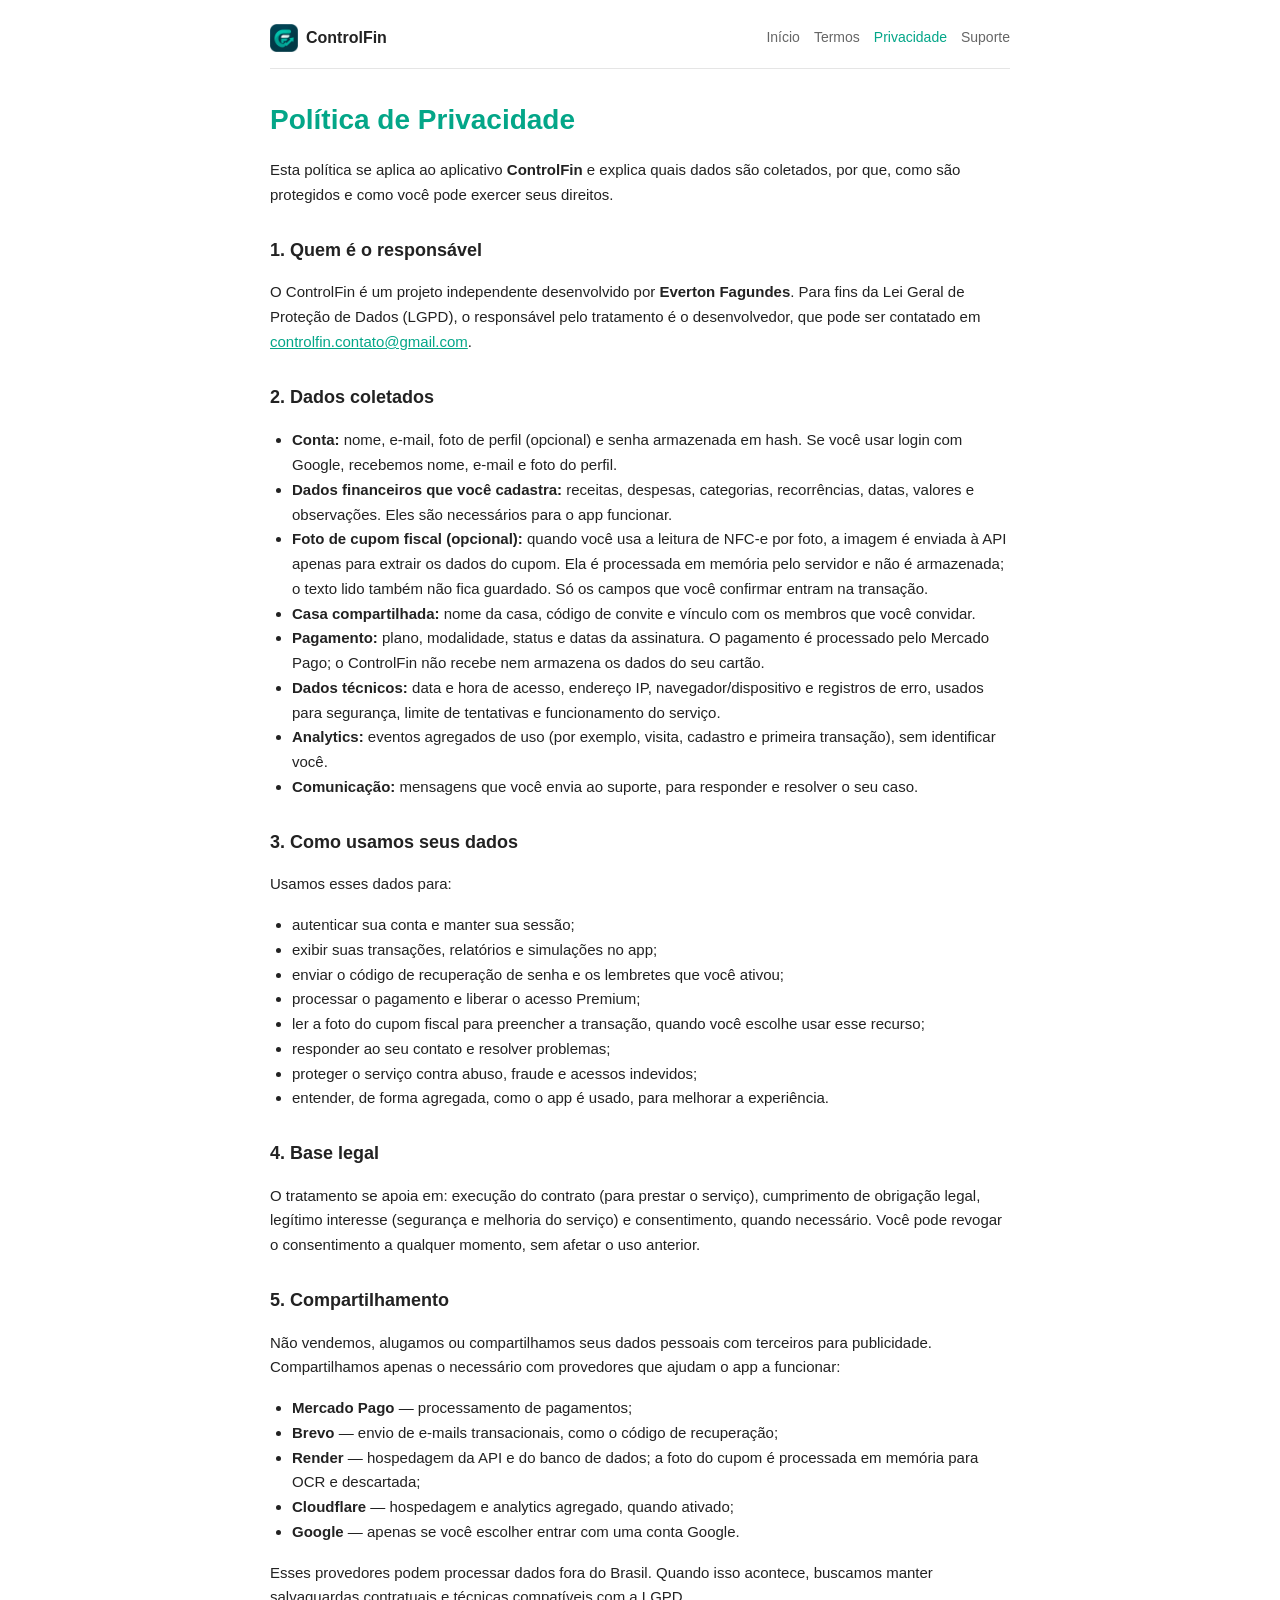
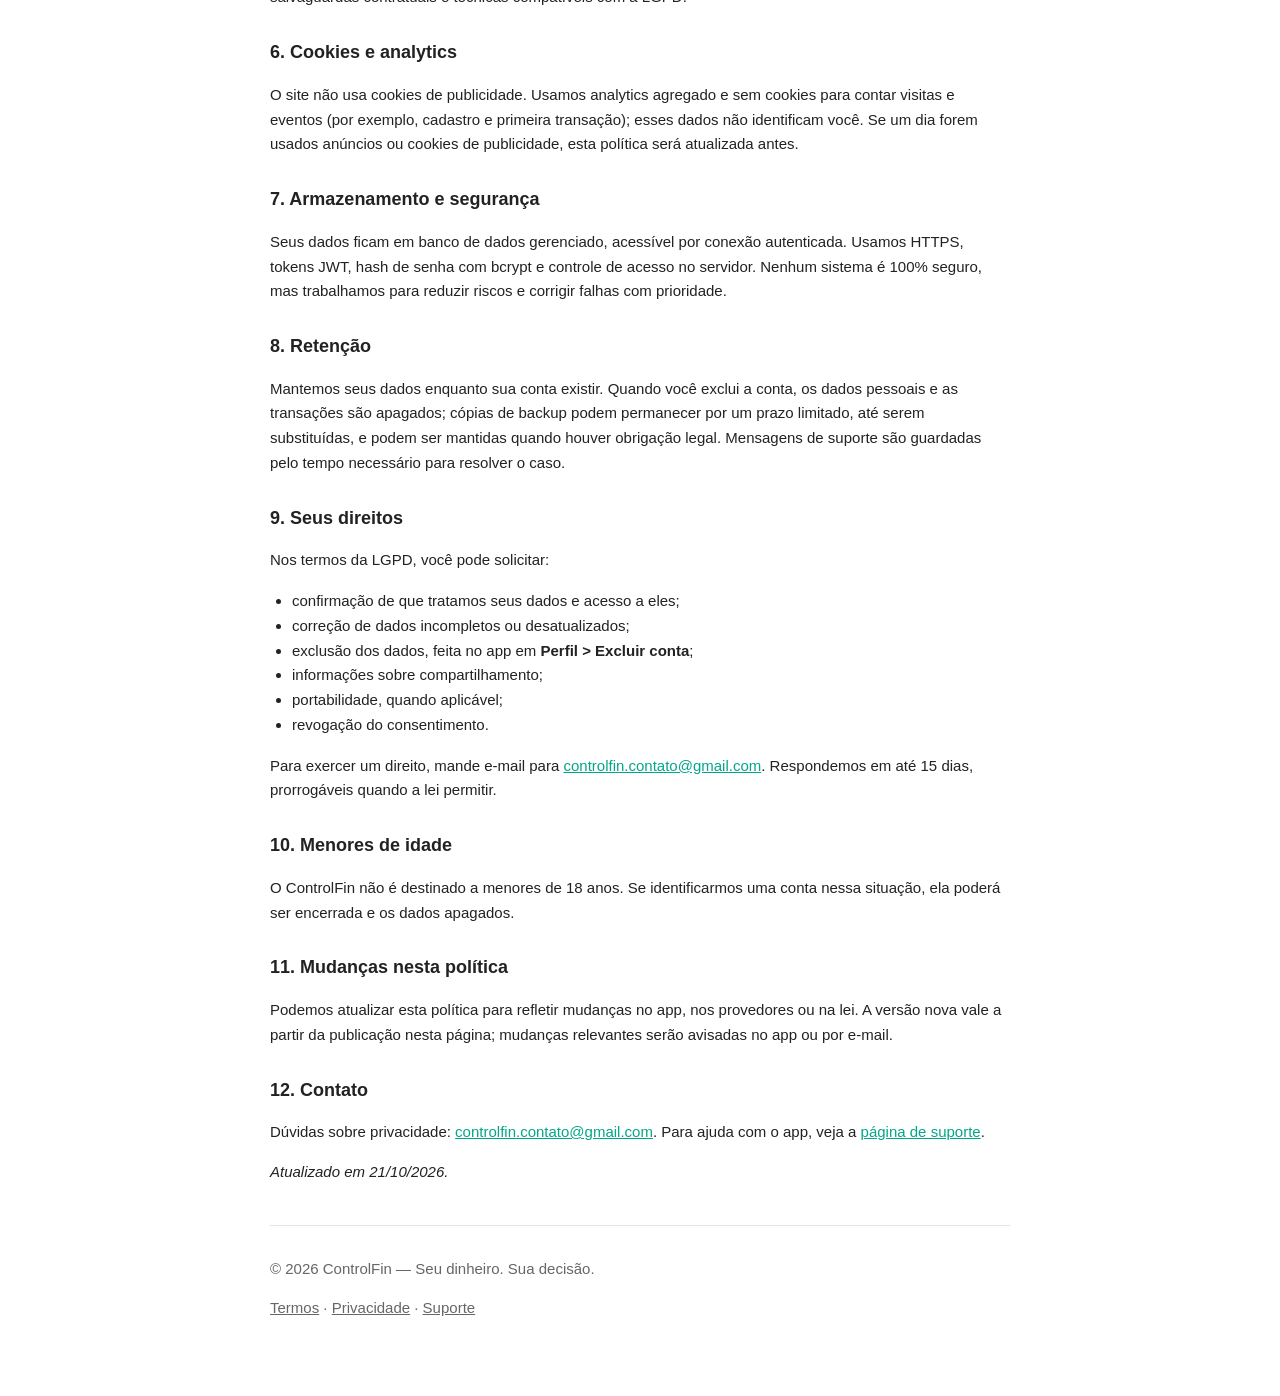
<file: privacidade.html>
<!DOCTYPE html>
<html lang="pt-BR">
<head>
  <meta charset="UTF-8">
  <meta name="viewport" content="width=device-width, initial-scale=1.0">
  <title>Política de Privacidade – ControlFin</title>
  <meta name="description" content="Como o ControlFin coleta, usa, armazena e protege seus dados, e como você pode exercer seus direitos.">
  <link rel="stylesheet" href="legal.css">
</head>
<body>
  <header class="topo">
    <a class="marca" href="index.html"><img src="logo.png" alt=""> ControlFin</a>
    <nav aria-label="Páginas legais">
      <a href="index.html">Início</a>
      <a href="termos.html">Termos</a>
      <a href="privacidade.html" aria-current="page">Privacidade</a>
      <a href="suporte.html">Suporte</a>
    </nav>
  </header>

  <main>
    <h1>Política de Privacidade</h1>
    <p>Esta política se aplica ao aplicativo <strong>ControlFin</strong> e explica quais dados são coletados, por que, como são protegidos e como você pode exercer seus direitos.</p>

    <h2>1. Quem é o responsável</h2>
    <p>O ControlFin é um projeto independente desenvolvido por <strong>Everton Fagundes</strong>. Para fins da Lei Geral de Proteção de Dados (LGPD), o responsável pelo tratamento é o desenvolvedor, que pode ser contatado em <a href="mailto:controlfin.contato@gmail.com">controlfin.contato@gmail.com</a>.</p>

    <h2>2. Dados coletados</h2>
    <ul>
      <li><strong>Conta:</strong> nome, e-mail, foto de perfil (opcional) e senha armazenada em hash. Se você usar login com Google, recebemos nome, e-mail e foto do perfil.</li>
      <li><strong>Dados financeiros que você cadastra:</strong> receitas, despesas, categorias, recorrências, datas, valores e observações. Eles são necessários para o app funcionar.</li>
      <li><strong>Foto de cupom fiscal (opcional):</strong> quando você usa a leitura de NFC-e por foto, a imagem é enviada à API apenas para extrair os dados do cupom. Ela é processada em memória pelo servidor e não é armazenada; o texto lido também não fica guardado. Só os campos que você confirmar entram na transação.</li>
      <li><strong>Casa compartilhada:</strong> nome da casa, código de convite e vínculo com os membros que você convidar.</li>
      <li><strong>Pagamento:</strong> plano, modalidade, status e datas da assinatura. O pagamento é processado pelo Mercado Pago; o ControlFin não recebe nem armazena os dados do seu cartão.</li>
      <li><strong>Dados técnicos:</strong> data e hora de acesso, endereço IP, navegador/dispositivo e registros de erro, usados para segurança, limite de tentativas e funcionamento do serviço.</li>
      <li><strong>Analytics:</strong> eventos agregados de uso (por exemplo, visita, cadastro e primeira transação), sem identificar você.</li>
      <li><strong>Comunicação:</strong> mensagens que você envia ao suporte, para responder e resolver o seu caso.</li>
    </ul>

    <h2>3. Como usamos seus dados</h2>
    <p>Usamos esses dados para:</p>
    <ul>
      <li>autenticar sua conta e manter sua sessão;</li>
      <li>exibir suas transações, relatórios e simulações no app;</li>
      <li>enviar o código de recuperação de senha e os lembretes que você ativou;</li>
      <li>processar o pagamento e liberar o acesso Premium;</li>
      <li>ler a foto do cupom fiscal para preencher a transação, quando você escolhe usar esse recurso;</li>
      <li>responder ao seu contato e resolver problemas;</li>
      <li>proteger o serviço contra abuso, fraude e acessos indevidos;</li>
      <li>entender, de forma agregada, como o app é usado, para melhorar a experiência.</li>
    </ul>

    <h2>4. Base legal</h2>
    <p>O tratamento se apoia em: execução do contrato (para prestar o serviço), cumprimento de obrigação legal, legítimo interesse (segurança e melhoria do serviço) e consentimento, quando necessário. Você pode revogar o consentimento a qualquer momento, sem afetar o uso anterior.</p>

    <h2>5. Compartilhamento</h2>
    <p>Não vendemos, alugamos ou compartilhamos seus dados pessoais com terceiros para publicidade. Compartilhamos apenas o necessário com provedores que ajudam o app a funcionar:</p>
    <ul>
      <li><strong>Mercado Pago</strong> — processamento de pagamentos;</li>
      <li><strong>Brevo</strong> — envio de e-mails transacionais, como o código de recuperação;</li>
      <li><strong>Render</strong> — hospedagem da API e do banco de dados; a foto do cupom é processada em memória para OCR e descartada;</li>
      <li><strong>Cloudflare</strong> — hospedagem e analytics agregado, quando ativado;</li>
      <li><strong>Google</strong> — apenas se você escolher entrar com uma conta Google.</li>
    </ul>
    <p>Esses provedores podem processar dados fora do Brasil. Quando isso acontece, buscamos manter salvaguardas contratuais e técnicas compatíveis com a LGPD.</p>

    <h2>6. Cookies e analytics</h2>
    <p>O site não usa cookies de publicidade. Usamos analytics agregado e sem cookies para contar visitas e eventos (por exemplo, cadastro e primeira transação); esses dados não identificam você. Se um dia forem usados anúncios ou cookies de publicidade, esta política será atualizada antes.</p>

    <h2>7. Armazenamento e segurança</h2>
    <p>Seus dados ficam em banco de dados gerenciado, acessível por conexão autenticada. Usamos HTTPS, tokens JWT, hash de senha com bcrypt e controle de acesso no servidor. Nenhum sistema é 100% seguro, mas trabalhamos para reduzir riscos e corrigir falhas com prioridade.</p>

    <h2>8. Retenção</h2>
    <p>Mantemos seus dados enquanto sua conta existir. Quando você exclui a conta, os dados pessoais e as transações são apagados; cópias de backup podem permanecer por um prazo limitado, até serem substituídas, e podem ser mantidas quando houver obrigação legal. Mensagens de suporte são guardadas pelo tempo necessário para resolver o caso.</p>

    <h2>9. Seus direitos</h2>
    <p>Nos termos da LGPD, você pode solicitar:</p>
    <ul>
      <li>confirmação de que tratamos seus dados e acesso a eles;</li>
      <li>correção de dados incompletos ou desatualizados;</li>
      <li>exclusão dos dados, feita no app em <strong>Perfil &gt; Excluir conta</strong>;</li>
      <li>informações sobre compartilhamento;</li>
      <li>portabilidade, quando aplicável;</li>
      <li>revogação do consentimento.</li>
    </ul>
    <p>Para exercer um direito, mande e-mail para <a href="mailto:controlfin.contato@gmail.com">controlfin.contato@gmail.com</a>. Respondemos em até 15 dias, prorrogáveis quando a lei permitir.</p>

    <h2>10. Menores de idade</h2>
    <p>O ControlFin não é destinado a menores de 18 anos. Se identificarmos uma conta nessa situação, ela poderá ser encerrada e os dados apagados.</p>

    <h2>11. Mudanças nesta política</h2>
    <p>Podemos atualizar esta política para refletir mudanças no app, nos provedores ou na lei. A versão nova vale a partir da publicação nesta página; mudanças relevantes serão avisadas no app ou por e-mail.</p>

    <h2>12. Contato</h2>
    <p>Dúvidas sobre privacidade: <a href="mailto:controlfin.contato@gmail.com">controlfin.contato@gmail.com</a>. Para ajuda com o app, veja a <a href="suporte.html">página de suporte</a>.</p>

    <p><em>Atualizado em 21/10/2026.</em></p>
  </main>

  <footer class="rodape">
    <p>© 2026 ControlFin — Seu dinheiro. Sua decisão.</p>
    <p><a href="termos.html">Termos</a> · <a href="privacidade.html">Privacidade</a> · <a href="suporte.html">Suporte</a></p>
  </footer>
</body>
</html>
</file>
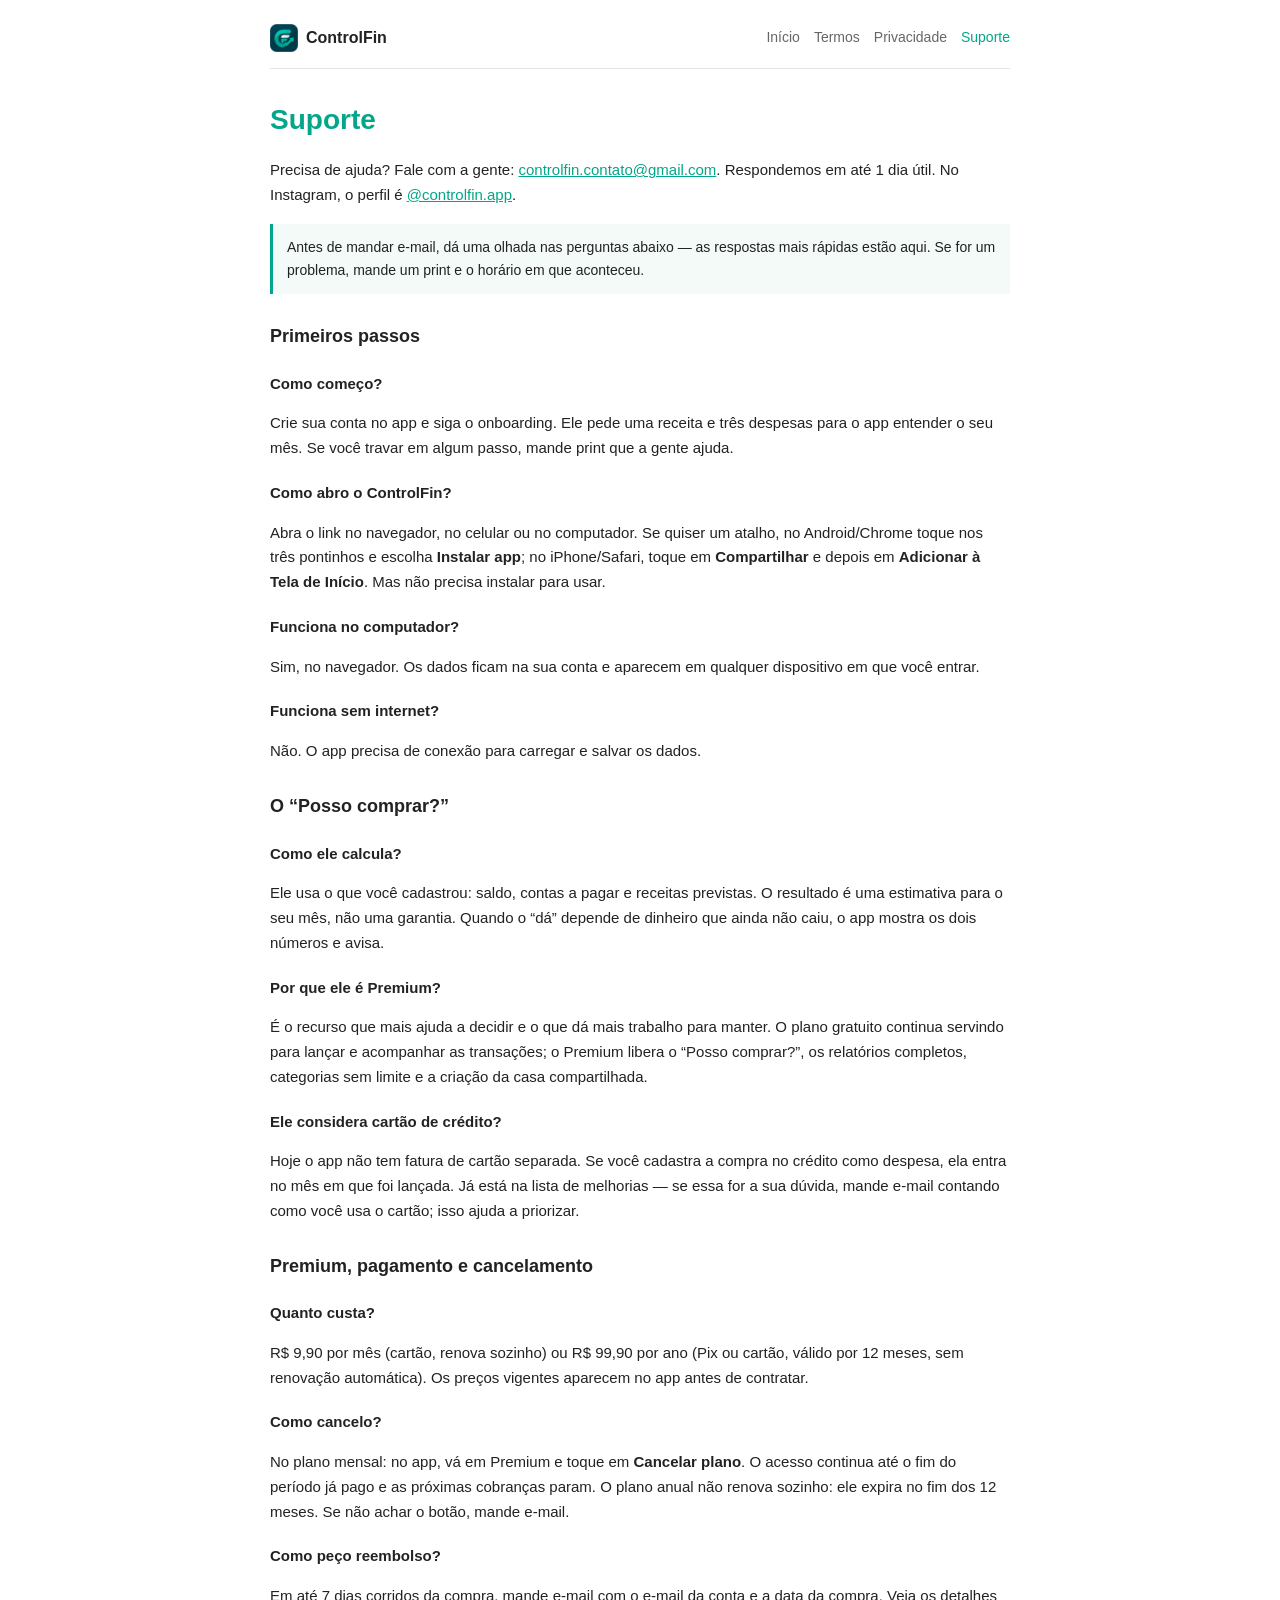
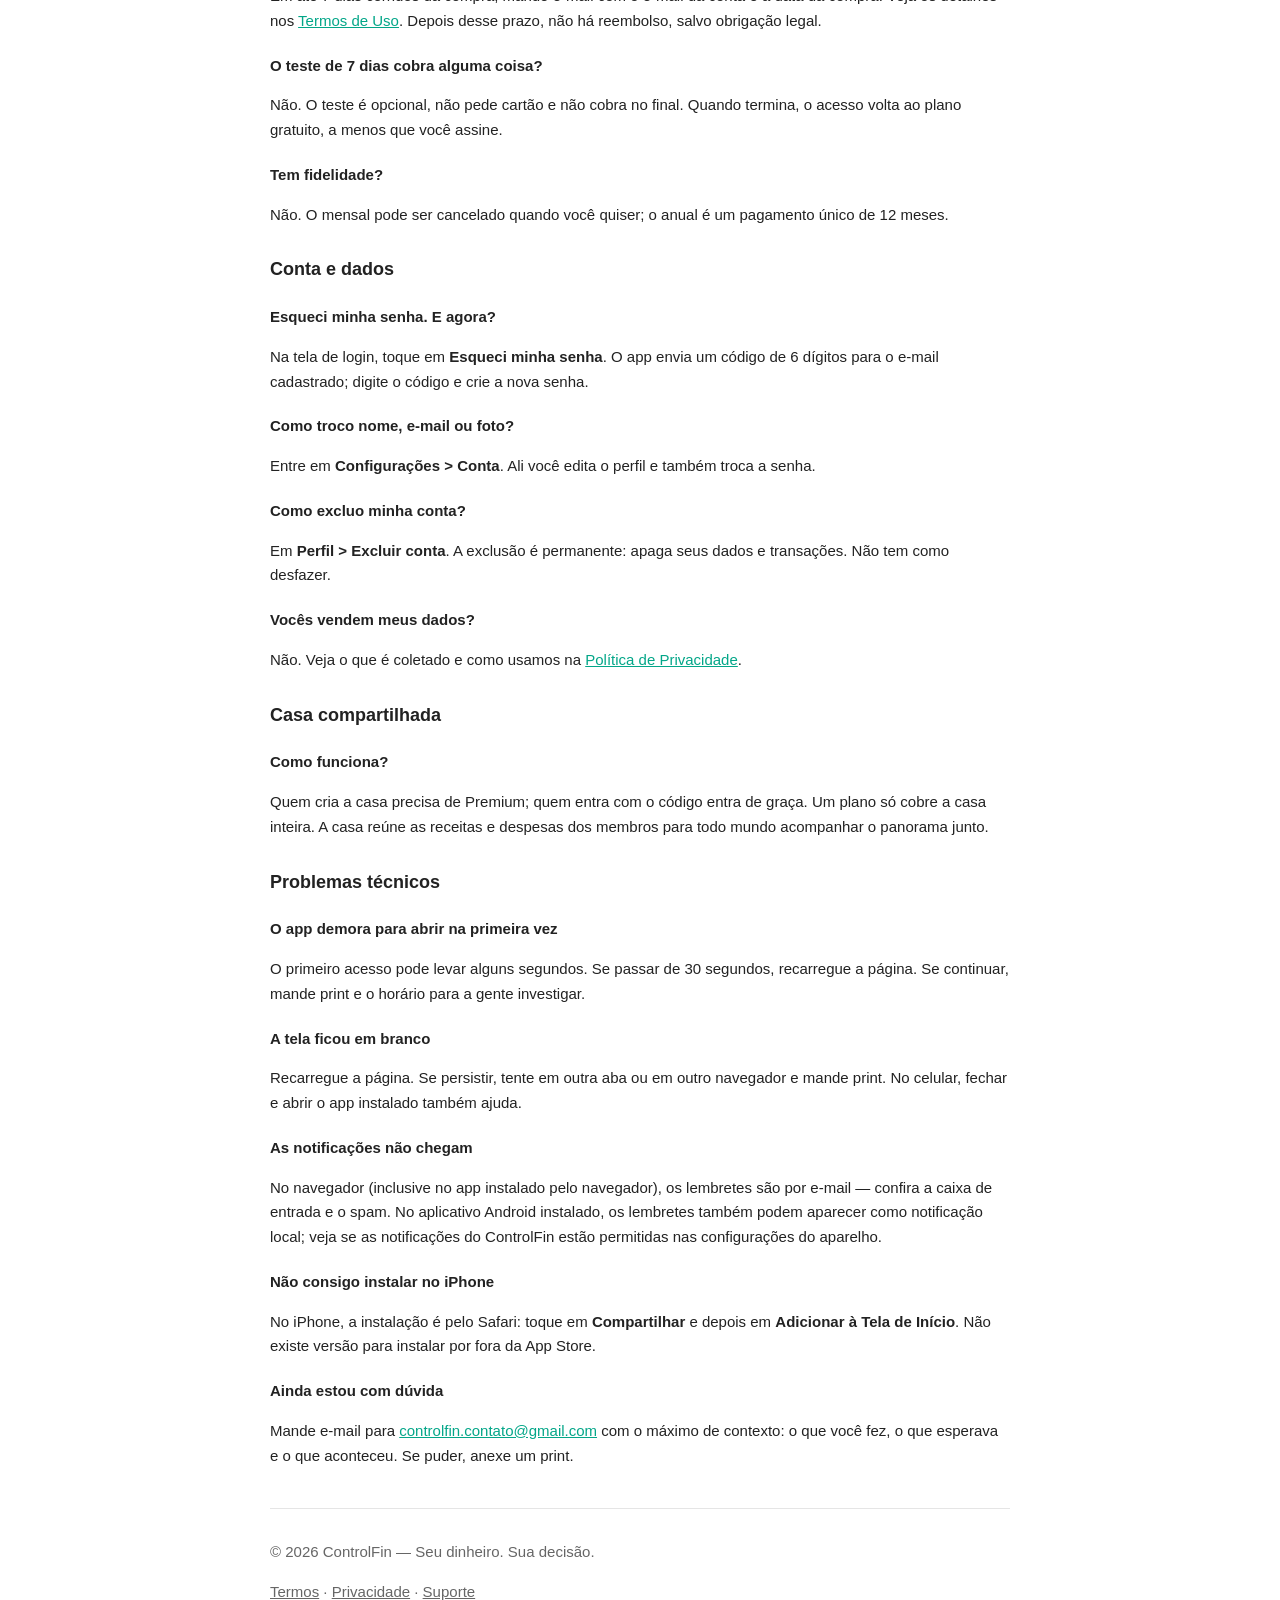
<file: suporte.html>
<!DOCTYPE html>
<html lang="pt-BR">
<head>
  <meta charset="UTF-8">
  <meta name="viewport" content="width=device-width, initial-scale=1.0">
  <title>Suporte e Perguntas Frequentes – ControlFin</title>
  <meta name="description" content="Ajuda do ControlFin: primeiros passos, Premium, cancelamento, reembolso, conta e casa compartilhada.">
  <link rel="stylesheet" href="legal.css">
</head>
<body>
  <header class="topo">
    <a class="marca" href="index.html"><img src="logo.png" alt=""> ControlFin</a>
    <nav aria-label="Páginas legais">
      <a href="index.html">Início</a>
      <a href="termos.html">Termos</a>
      <a href="privacidade.html">Privacidade</a>
      <a href="suporte.html" aria-current="page">Suporte</a>
    </nav>
  </header>

  <main>
    <h1>Suporte</h1>
    <p>Precisa de ajuda? Fale com a gente: <a href="mailto:controlfin.contato@gmail.com">controlfin.contato@gmail.com</a>. Respondemos em até 1 dia útil. No Instagram, o perfil é <a href="https://www.instagram.com/controlfin.app/" target="_blank" rel="noopener">@controlfin.app</a>.</p>

    <p class="aviso">Antes de mandar e-mail, dá uma olhada nas perguntas abaixo — as respostas mais rápidas estão aqui. Se for um problema, mande um print e o horário em que aconteceu.</p>

    <h2>Primeiros passos</h2>

    <h3>Como começo?</h3>
    <p>Crie sua conta no app e siga o onboarding. Ele pede uma receita e três despesas para o app entender o seu mês. Se você travar em algum passo, mande print que a gente ajuda.</p>

    <h3>Como abro o ControlFin?</h3>
    <p>Abra o link no navegador, no celular ou no computador. Se quiser um atalho, no Android/Chrome toque nos três pontinhos e escolha <strong>Instalar app</strong>; no iPhone/Safari, toque em <strong>Compartilhar</strong> e depois em <strong>Adicionar à Tela de Início</strong>. Mas não precisa instalar para usar.</p>

    <h3>Funciona no computador?</h3>
    <p>Sim, no navegador. Os dados ficam na sua conta e aparecem em qualquer dispositivo em que você entrar.</p>

    <h3>Funciona sem internet?</h3>
    <p>Não. O app precisa de conexão para carregar e salvar os dados.</p>

    <h2>O “Posso comprar?”</h2>

    <h3>Como ele calcula?</h3>
    <p>Ele usa o que você cadastrou: saldo, contas a pagar e receitas previstas. O resultado é uma estimativa para o seu mês, não uma garantia. Quando o “dá” depende de dinheiro que ainda não caiu, o app mostra os dois números e avisa.</p>

    <h3>Por que ele é Premium?</h3>
    <p>É o recurso que mais ajuda a decidir e o que dá mais trabalho para manter. O plano gratuito continua servindo para lançar e acompanhar as transações; o Premium libera o “Posso comprar?”, os relatórios completos, categorias sem limite e a criação da casa compartilhada.</p>

    <h3>Ele considera cartão de crédito?</h3>
    <p>Hoje o app não tem fatura de cartão separada. Se você cadastra a compra no crédito como despesa, ela entra no mês em que foi lançada. Já está na lista de melhorias — se essa for a sua dúvida, mande e-mail contando como você usa o cartão; isso ajuda a priorizar.</p>

    <h2>Premium, pagamento e cancelamento</h2>

    <h3>Quanto custa?</h3>
    <p>R$ 9,90 por mês (cartão, renova sozinho) ou R$ 99,90 por ano (Pix ou cartão, válido por 12 meses, sem renovação automática). Os preços vigentes aparecem no app antes de contratar.</p>

    <h3>Como cancelo?</h3>
    <p>No plano mensal: no app, vá em Premium e toque em <strong>Cancelar plano</strong>. O acesso continua até o fim do período já pago e as próximas cobranças param. O plano anual não renova sozinho: ele expira no fim dos 12 meses. Se não achar o botão, mande e-mail.</p>

    <h3>Como peço reembolso?</h3>
    <p>Em até 7 dias corridos da compra, mande e-mail com o e-mail da conta e a data da compra. Veja os detalhes nos <a href="termos.html">Termos de Uso</a>. Depois desse prazo, não há reembolso, salvo obrigação legal.</p>

    <h3>O teste de 7 dias cobra alguma coisa?</h3>
    <p>Não. O teste é opcional, não pede cartão e não cobra no final. Quando termina, o acesso volta ao plano gratuito, a menos que você assine.</p>

    <h3>Tem fidelidade?</h3>
    <p>Não. O mensal pode ser cancelado quando você quiser; o anual é um pagamento único de 12 meses.</p>

    <h2>Conta e dados</h2>

    <h3>Esqueci minha senha. E agora?</h3>
    <p>Na tela de login, toque em <strong>Esqueci minha senha</strong>. O app envia um código de 6 dígitos para o e-mail cadastrado; digite o código e crie a nova senha.</p>

    <h3>Como troco nome, e-mail ou foto?</h3>
    <p>Entre em <strong>Configurações &gt; Conta</strong>. Ali você edita o perfil e também troca a senha.</p>

    <h3>Como excluo minha conta?</h3>
    <p>Em <strong>Perfil &gt; Excluir conta</strong>. A exclusão é permanente: apaga seus dados e transações. Não tem como desfazer.</p>

    <h3>Vocês vendem meus dados?</h3>
    <p>Não. Veja o que é coletado e como usamos na <a href="privacidade.html">Política de Privacidade</a>.</p>

    <h2>Casa compartilhada</h2>

    <h3>Como funciona?</h3>
    <p>Quem cria a casa precisa de Premium; quem entra com o código entra de graça. Um plano só cobre a casa inteira. A casa reúne as receitas e despesas dos membros para todo mundo acompanhar o panorama junto.</p>

    <h2>Problemas técnicos</h2>

    <h3>O app demora para abrir na primeira vez</h3>
    <p>O primeiro acesso pode levar alguns segundos. Se passar de 30 segundos, recarregue a página. Se continuar, mande print e o horário para a gente investigar.</p>

    <h3>A tela ficou em branco</h3>
    <p>Recarregue a página. Se persistir, tente em outra aba ou em outro navegador e mande print. No celular, fechar e abrir o app instalado também ajuda.</p>

    <h3>As notificações não chegam</h3>
    <p>No navegador (inclusive no app instalado pelo navegador), os lembretes são por e-mail — confira a caixa de entrada e o spam. No aplicativo Android instalado, os lembretes também podem aparecer como notificação local; veja se as notificações do ControlFin estão permitidas nas configurações do aparelho.</p>

    <h3>Não consigo instalar no iPhone</h3>
    <p>No iPhone, a instalação é pelo Safari: toque em <strong>Compartilhar</strong> e depois em <strong>Adicionar à Tela de Início</strong>. Não existe versão para instalar por fora da App Store.</p>

    <h3>Ainda estou com dúvida</h3>
    <p>Mande e-mail para <a href="mailto:controlfin.contato@gmail.com">controlfin.contato@gmail.com</a> com o máximo de contexto: o que você fez, o que esperava e o que aconteceu. Se puder, anexe um print.</p>
  </main>

  <footer class="rodape">
    <p>© 2026 ControlFin — Seu dinheiro. Sua decisão.</p>
    <p><a href="termos.html">Termos</a> · <a href="privacidade.html">Privacidade</a> · <a href="suporte.html">Suporte</a></p>
  </footer>
</body>
</html>
</file>
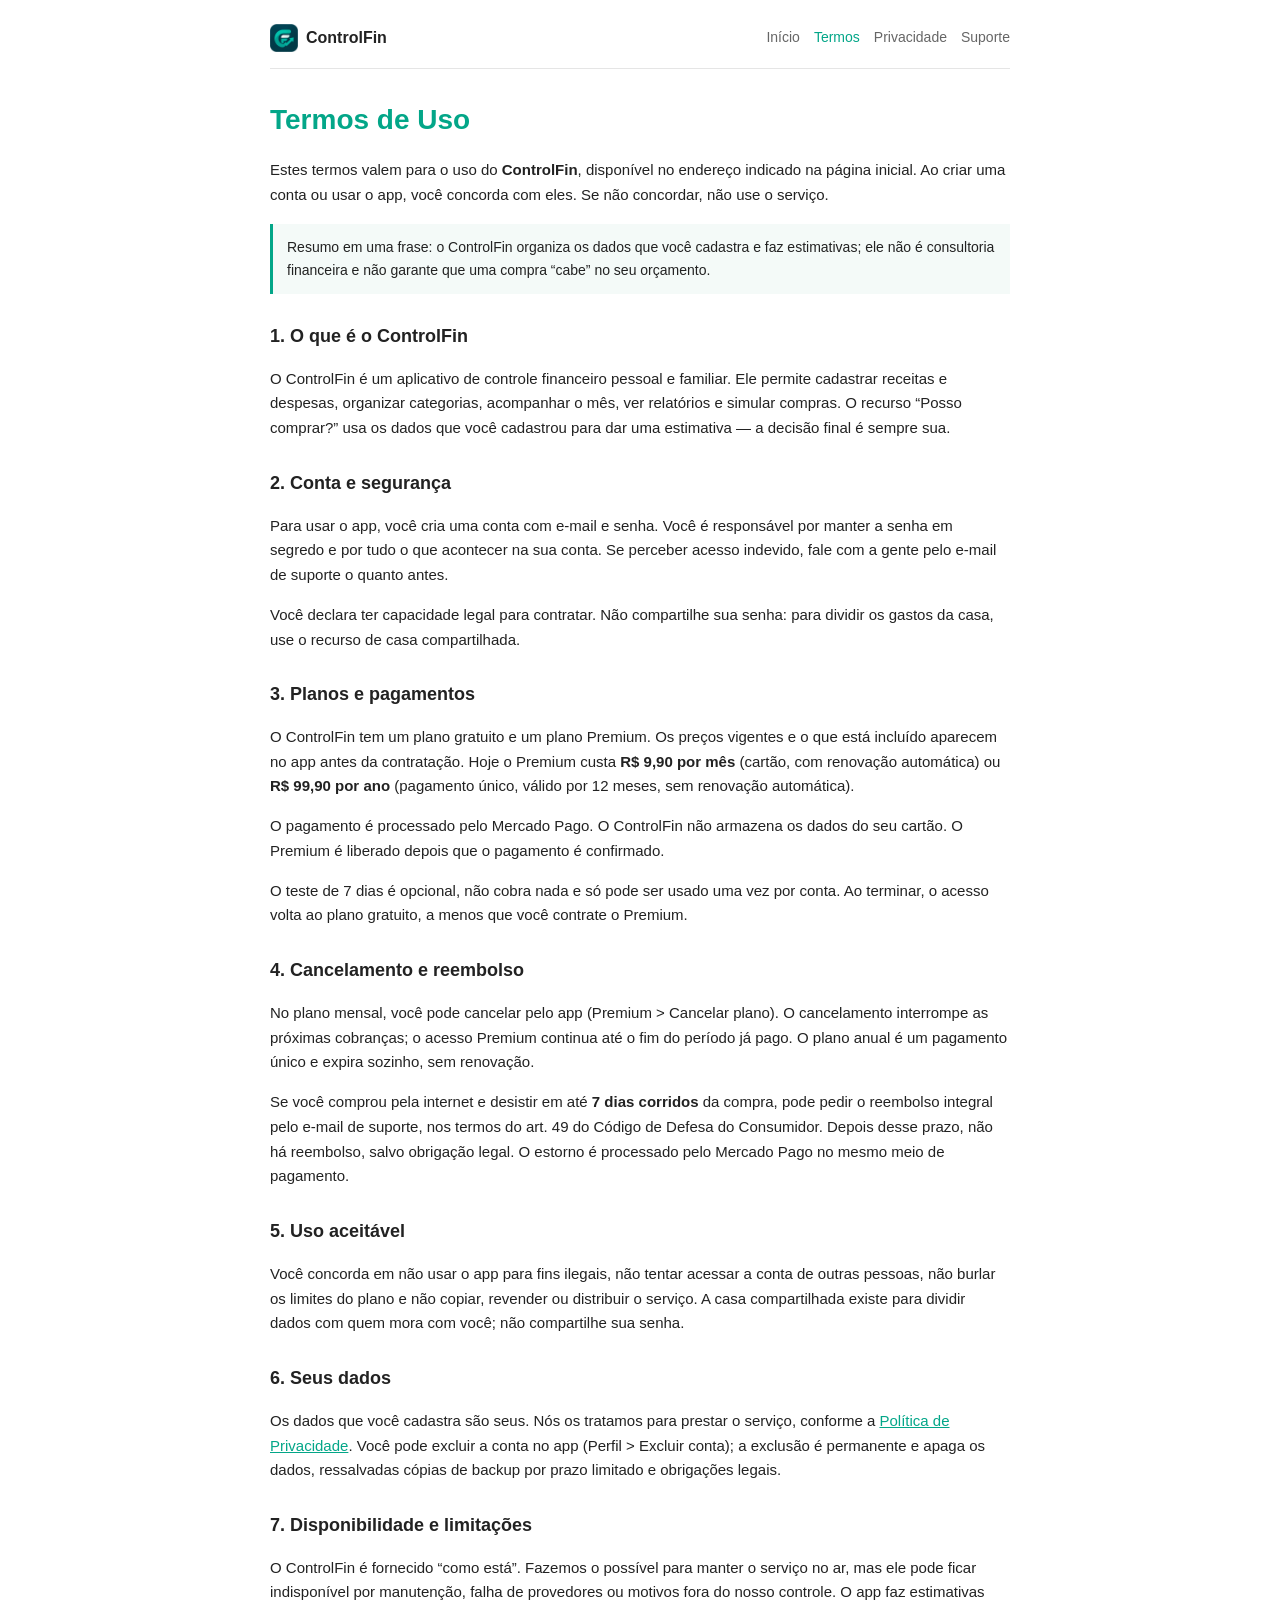
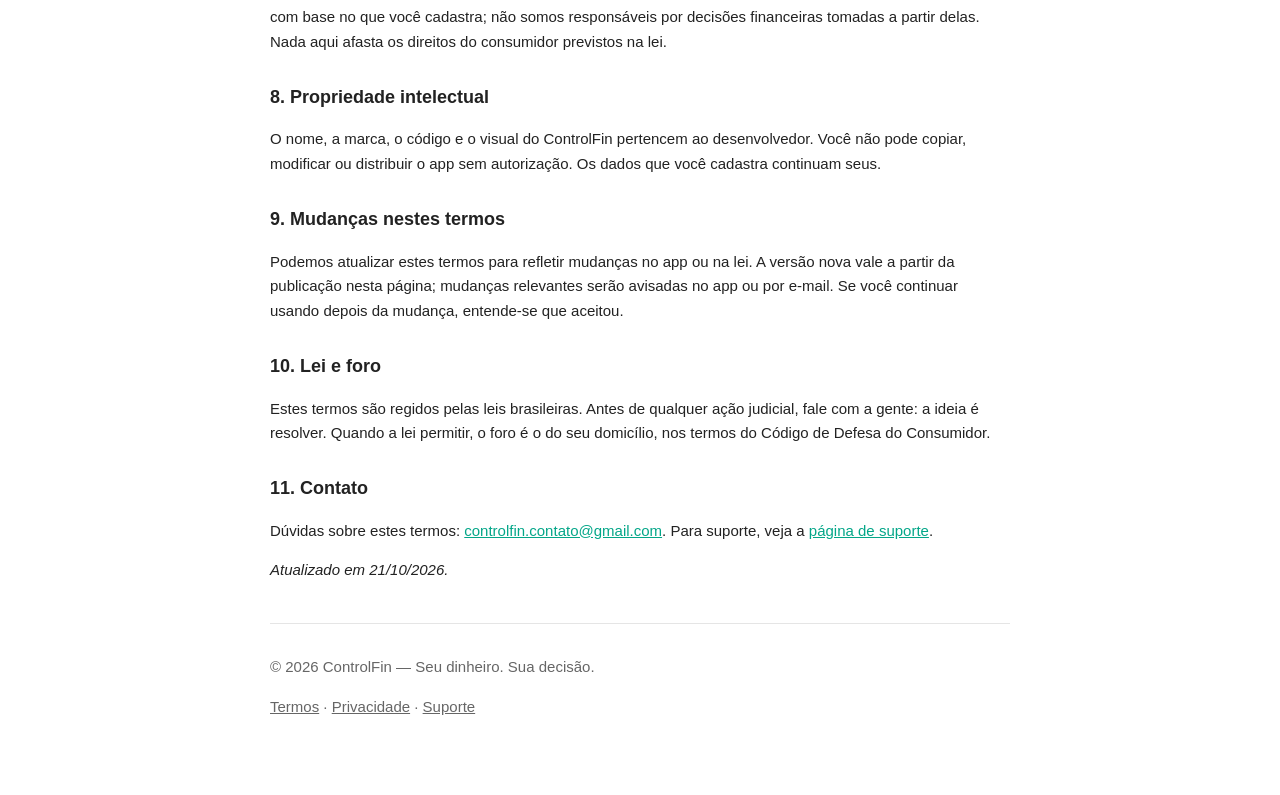
<file: termos.html>
<!DOCTYPE html>
<html lang="pt-BR">
<head>
  <meta charset="UTF-8">
  <meta name="viewport" content="width=device-width, initial-scale=1.0">
  <title>Termos de Uso – ControlFin</title>
  <meta name="description" content="Termos de uso do ControlFin: planos, pagamento, cancelamento, reembolso e responsabilidades.">
  <link rel="stylesheet" href="legal.css">
</head>
<body>
  <header class="topo">
    <a class="marca" href="index.html"><img src="logo.png" alt=""> ControlFin</a>
    <nav aria-label="Páginas legais">
      <a href="index.html">Início</a>
      <a href="termos.html" aria-current="page">Termos</a>
      <a href="privacidade.html">Privacidade</a>
      <a href="suporte.html">Suporte</a>
    </nav>
  </header>

  <main>
    <h1>Termos de Uso</h1>
    <p>Estes termos valem para o uso do <strong>ControlFin</strong>, disponível no endereço indicado na página inicial. Ao criar uma conta ou usar o app, você concorda com eles. Se não concordar, não use o serviço.</p>

    <p class="aviso">Resumo em uma frase: o ControlFin organiza os dados que você cadastra e faz estimativas; ele não é consultoria financeira e não garante que uma compra “cabe” no seu orçamento.</p>

    <h2>1. O que é o ControlFin</h2>
    <p>O ControlFin é um aplicativo de controle financeiro pessoal e familiar. Ele permite cadastrar receitas e despesas, organizar categorias, acompanhar o mês, ver relatórios e simular compras. O recurso “Posso comprar?” usa os dados que você cadastrou para dar uma estimativa — a decisão final é sempre sua.</p>

    <h2>2. Conta e segurança</h2>
    <p>Para usar o app, você cria uma conta com e-mail e senha. Você é responsável por manter a senha em segredo e por tudo o que acontecer na sua conta. Se perceber acesso indevido, fale com a gente pelo e-mail de suporte o quanto antes.</p>
    <p>Você declara ter capacidade legal para contratar. Não compartilhe sua senha: para dividir os gastos da casa, use o recurso de casa compartilhada.</p>

    <h2>3. Planos e pagamentos</h2>
    <p>O ControlFin tem um plano gratuito e um plano Premium. Os preços vigentes e o que está incluído aparecem no app antes da contratação. Hoje o Premium custa <strong>R$ 9,90 por mês</strong> (cartão, com renovação automática) ou <strong>R$ 99,90 por ano</strong> (pagamento único, válido por 12 meses, sem renovação automática).</p>
    <p>O pagamento é processado pelo Mercado Pago. O ControlFin não armazena os dados do seu cartão. O Premium é liberado depois que o pagamento é confirmado.</p>
    <p>O teste de 7 dias é opcional, não cobra nada e só pode ser usado uma vez por conta. Ao terminar, o acesso volta ao plano gratuito, a menos que você contrate o Premium.</p>

    <h2>4. Cancelamento e reembolso</h2>
    <p>No plano mensal, você pode cancelar pelo app (Premium &gt; Cancelar plano). O cancelamento interrompe as próximas cobranças; o acesso Premium continua até o fim do período já pago. O plano anual é um pagamento único e expira sozinho, sem renovação.</p>
    <p>Se você comprou pela internet e desistir em até <strong>7 dias corridos</strong> da compra, pode pedir o reembolso integral pelo e-mail de suporte, nos termos do art. 49 do Código de Defesa do Consumidor. Depois desse prazo, não há reembolso, salvo obrigação legal. O estorno é processado pelo Mercado Pago no mesmo meio de pagamento.</p>

    <h2>5. Uso aceitável</h2>
    <p>Você concorda em não usar o app para fins ilegais, não tentar acessar a conta de outras pessoas, não burlar os limites do plano e não copiar, revender ou distribuir o serviço. A casa compartilhada existe para dividir dados com quem mora com você; não compartilhe sua senha.</p>

    <h2>6. Seus dados</h2>
    <p>Os dados que você cadastra são seus. Nós os tratamos para prestar o serviço, conforme a <a href="privacidade.html">Política de Privacidade</a>. Você pode excluir a conta no app (Perfil &gt; Excluir conta); a exclusão é permanente e apaga os dados, ressalvadas cópias de backup por prazo limitado e obrigações legais.</p>

    <h2>7. Disponibilidade e limitações</h2>
    <p>O ControlFin é fornecido “como está”. Fazemos o possível para manter o serviço no ar, mas ele pode ficar indisponível por manutenção, falha de provedores ou motivos fora do nosso controle. O app faz estimativas com base no que você cadastra; não somos responsáveis por decisões financeiras tomadas a partir delas. Nada aqui afasta os direitos do consumidor previstos na lei.</p>

    <h2>8. Propriedade intelectual</h2>
    <p>O nome, a marca, o código e o visual do ControlFin pertencem ao desenvolvedor. Você não pode copiar, modificar ou distribuir o app sem autorização. Os dados que você cadastra continuam seus.</p>

    <h2>9. Mudanças nestes termos</h2>
    <p>Podemos atualizar estes termos para refletir mudanças no app ou na lei. A versão nova vale a partir da publicação nesta página; mudanças relevantes serão avisadas no app ou por e-mail. Se você continuar usando depois da mudança, entende-se que aceitou.</p>

    <h2>10. Lei e foro</h2>
    <p>Estes termos são regidos pelas leis brasileiras. Antes de qualquer ação judicial, fale com a gente: a ideia é resolver. Quando a lei permitir, o foro é o do seu domicílio, nos termos do Código de Defesa do Consumidor.</p>

    <h2>11. Contato</h2>
    <p>Dúvidas sobre estes termos: <a href="mailto:controlfin.contato@gmail.com">controlfin.contato@gmail.com</a>. Para suporte, veja a <a href="suporte.html">página de suporte</a>.</p>

    <p><em>Atualizado em 21/10/2026.</em></p>
  </main>

  <footer class="rodape">
    <p>© 2026 ControlFin — Seu dinheiro. Sua decisão.</p>
    <p><a href="termos.html">Termos</a> · <a href="privacidade.html">Privacidade</a> · <a href="suporte.html">Suporte</a></p>
  </footer>
</body>
</html>
</file>
<file: legal.css>
:root {
  --green: #03A688;
  --text: #222;
  --muted: #666;
  --line: #e5e5e5;
  --bg: #fff;
  --soft: #f4faf8;
}

* { box-sizing: border-box; }

body {
  max-width: 780px;
  margin: 0 auto;
  padding: 24px 20px 60px;
  font-family: Arial, Helvetica, sans-serif;
  color: var(--text);
  line-height: 1.65;
  background: var(--bg);
}

.topo {
  display: flex;
  align-items: center;
  justify-content: space-between;
  gap: 16px;
  flex-wrap: wrap;
  padding-bottom: 16px;
  border-bottom: 1px solid var(--line);
  margin-bottom: 28px;
}

.marca {
  display: flex;
  align-items: center;
  gap: 8px;
  color: var(--text);
  text-decoration: none;
  font-weight: bold;
  font-size: 16px;
}

.marca img {
  width: 28px;
  height: 28px;
  display: block;
}

.topo nav {
  display: flex;
  gap: 14px;
  flex-wrap: wrap;
}

.topo nav a {
  color: var(--muted);
  text-decoration: none;
  font-size: 14px;
}

.topo nav a:hover,
.topo nav a[aria-current="page"] {
  color: var(--green);
}

h1 {
  color: var(--green);
  font-size: 28px;
  margin: 0 0 8px;
}

h2 {
  font-size: 18px;
  margin: 28px 0 8px;
}

h3 {
  font-size: 15px;
  margin: 20px 0 6px;
}

p, li {
  font-size: 15px;
}

ul {
  padding-left: 22px;
}

a {
  color: var(--green);
}

.aviso {
  background: var(--soft);
  border-left: 3px solid var(--green);
  padding: 12px 14px;
  margin: 16px 0;
  font-size: 14px;
}

.rodape {
  margin-top: 40px;
  padding-top: 16px;
  border-top: 1px solid var(--line);
  font-size: 13px;
  color: var(--muted);
}

.rodape a {
  color: var(--muted);
}

@media (max-width: 600px) {
  body { padding: 18px 16px 40px; }
  h1 { font-size: 24px; }
  .topo { align-items: flex-start; }
}
</file>
